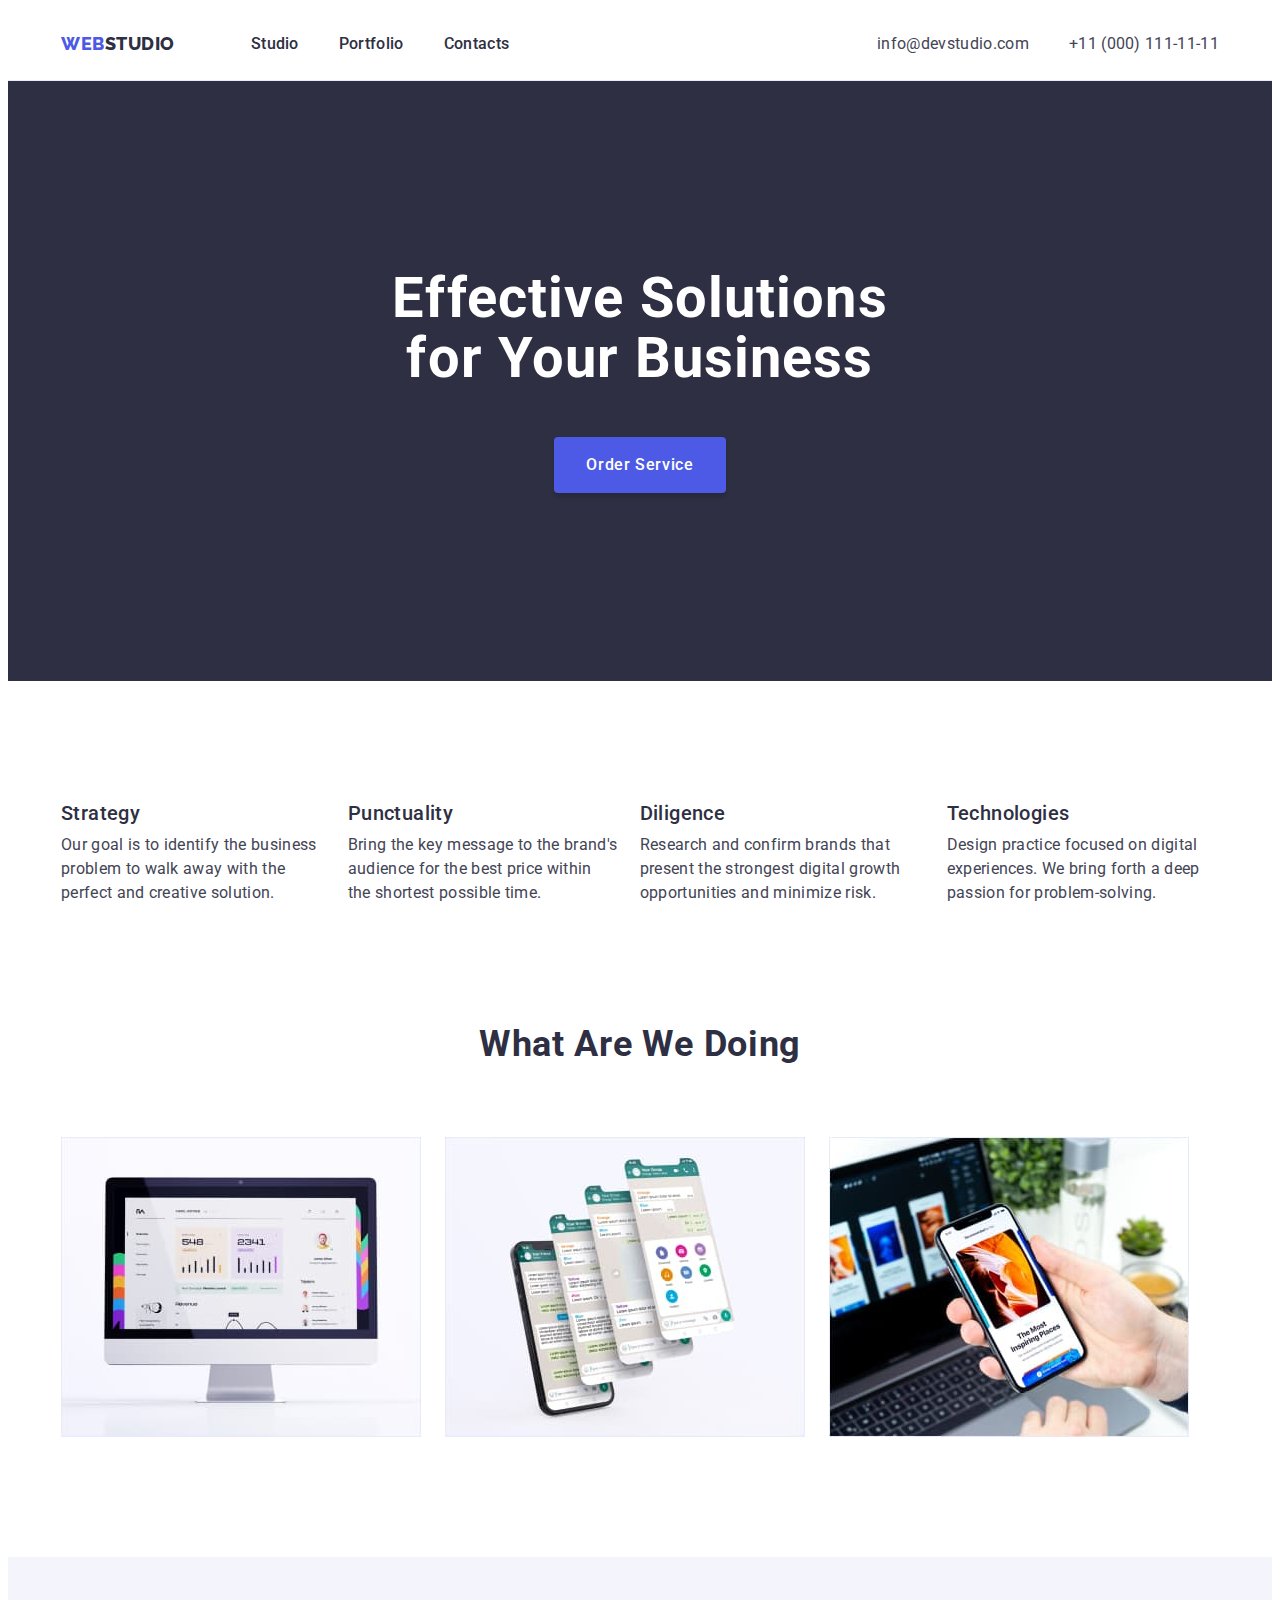
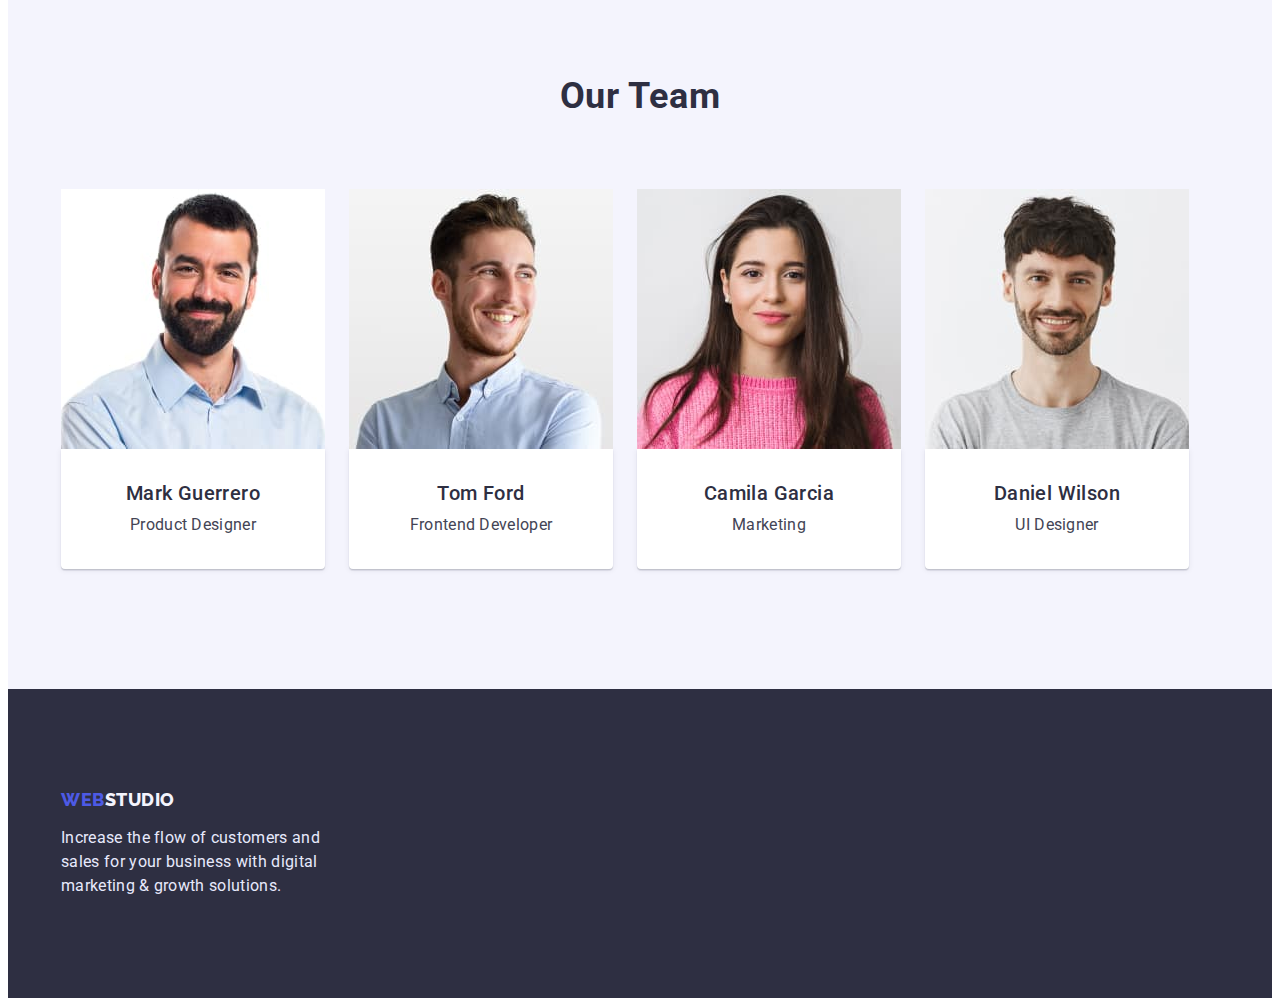
<file: index.html>
<!DOCTYPE html>
<html lang="en">
  <head>
    <meta charset="UTF-8" />
    <meta http-equiv="X-UA-Compatible" content="IE=edge" />
    <meta name="viewport" content="width=device-width, initial-scale=1.0" />
    <title>Студія</title>
    <link rel="preconnect" href="https://fonts.googleapis.com" />
    <link rel="preconnect" href="https://fonts.gstatic.com" crossorigin />
    <link
      href="https://fonts.googleapis.com/css2?family=Raleway:wght@700;800&family=Roboto:wght@400;500;700;900&display=swap"
      rel="stylesheet"
    />
    <link
      rel="stylesheet"
      href="https://cdnjs.cloudflare.com/ajax/libs/modern-normalize/1.1.0/modern-normalize.min.css"
      integrity="sha512-wpPYUAdjBVSE4KJnH1VR1HeZfpl1ub8YT/NKx4PuQ5NmX2tKuGu6U/JRp5y+Y8XG2tV+wKQpNHVUX03MfMFn9Q=="
      crossorigin="anonymous"
      referrerpolicy="no-referrer"
    />
    <link rel="stylesheet" href="./css/styles.css" />
  </head>
  <body>
    <!-- ----- HEADER --- -->
    <header class="header">
      <div class="container header-container">
        <nav class="header-nav">
          <a href="./index.html" class="header-logo logo link">
            <span class="accent">Web</span>Studio</a
          >
          <ul class="header-list list">
            <li class="header-item">
              <a href="./index.html" class="header-link link">Studio</a>
            </li>
            <li class="header-item">
              <a href="./portfolio.html" class="header-link link">Portfolio</a>
            </li>
            <li class="header-item">
              <a href="" class="header-link link">Contacts</a>
            </li>
          </ul>
        </nav>
        <address class="address">
          <ul class="address-contact list">
            <li class="address-item">
              <a href="mailto:info@devstudio.com" class="address-link link"
                >info@devstudio.com</a
              >
            </li>
            <li class="address-item">
              <a href="tel:+110001111111" class="address-link link"
                >+11 (000) 111-11-11</a
              >
            </li>
          </ul>
        </address>
      </div>
    </header>
    <main>
      <!-- ----- HERO --- -->
      <section class="hero">
        <div class="hero-container container">
          <h1 class="hero-header">Effective Solutions for Your Business</h1>
          <button type="button" class="mdl-button button">Order Service</button>
        </div>
      </section>
      <!-------OUR VALUES --- -->
      <section class="values">
        <div class="container">
          <h2 class="visually-hidden">Our values</h2>
          <ul class="values-list list">
            <li class="value-items">
              <h3 class="value-item item">Strategy</h3>
              <p class="values-descr subtitle">
                Our goal is to identify the business problem to walk away with
                the perfect and creative solution.
              </p>
            </li>
            <li class="values-items">
              <h3 class="value-item item">Punctuality</h3>
              <p class="values-descr subtitle">
                Bring the key message to the brand's audience for the best price
                within the shortest possible time.
              </p>
            </li>
            <li class="values-items">
              <h3 class="value-item item">Diligence</h3>
              <p class="values-descr subtitle">
                Research and confirm brands that present the strongest digital
                growth opportunities and minimize risk.
              </p>
            </li>
            <li class="values-items">
              <h3 class="value-item item">Technologies</h3>
              <p class="values-descr subtitle">
                Design practice focused on digital experiences. We bring forth a
                deep passion for problem-solving.
              </p>
            </li>
          </ul>
        </div>
      </section>
      <!-- ----OCCUPATION  --- -->
      <section class="occupation section">
        <div class="container">
          <h2 class="occupation-header section-header">What are we doing</h2>
          <ul class="occupation-list list">
            <li class="occupation-item">
              <img
                src="./images/galery-1.jpg"
                alt="computer"
                width="360"
                height="300"
              />
            </li>
            <li class="occupation-item">
              <img
                src="./images/galery-2.jpg"
                alt="phone app"
                width="360"
                height="300"
              />
            </li>
            <li class="occupation-item">
              <img
                src="./images/galery-3.jpg"
                alt="phone and computer"
                width="360"
                height="300"
              />
            </li>
          </ul>
        </div>
      </section>
      <!-- -----OUR TEAM ----->
      <section class="team section">
        <div class="container">
          <h2 class="team-header section-header">Our Team</h2>
          <ul class="team-list list">
            <li class="team-member">
              <img
                src="./images/team-member-1.jpg"
                alt="A team member Mark Guerrero is smiling"
                width="264"
                height="260"
              />
              <div class="team-member-content">
                <h3 class="team-member-header item">Mark Guerrero</h3>
                <p class="team-member-occupation subtitle">Product Designer</p>
              </div>
            </li>
            <li class="team-member">
              <img
                src="./images/team-member-2.jpg"
                alt="A team member Tom Ford is smiling"
                width="264"
                height="260"
              />
              <div class="team-member-content">
                <h3 class="team-member-header item">Tom Ford</h3>
                <p class="team-member-occupation subtitle">
                  Frontend Developer
                </p>
              </div>
            </li>
            <li class="team-member">
              <img
                src="./images/team-member-3.jpg"
                alt="A team member Camila Garcia is smiling"
                width="264"
                height="260"
              />
              <div class="team-member-content">
                <h3 class="team-member-header item">Camila Garcia</h3>
                <p class="team-member-occupation subtitle">Marketing</p>
              </div>
            </li>
            <li class="team-member">
              <img
                src="./images/team-member-4.jpg"
                alt="A team member Daniel Wilson is smiling"
                width="264"
                height="260"
              />
              <div class="team-member-content">
                <h3 class="team-member-header item">Daniel Wilson</h3>
                <p class="team-member-occupation subtitle">UI Designer</p>
              </div>
            </li>
          </ul>
        </div>
      </section>
    </main>
    <!------FOOTER ------>
    <footer class="footer">
      <div class="container footer-container">
        <a href="./index.html" class="footer-logo logo link"
          ><span class="accent">Web</span>Studio</a
        >
        <p class="footer-descr subtitle">
          Increase the flow of customers and sales for your business with
          digital marketing & growth solutions.
        </p>
      </div>
    </footer>
  </body>
</html>
</file>
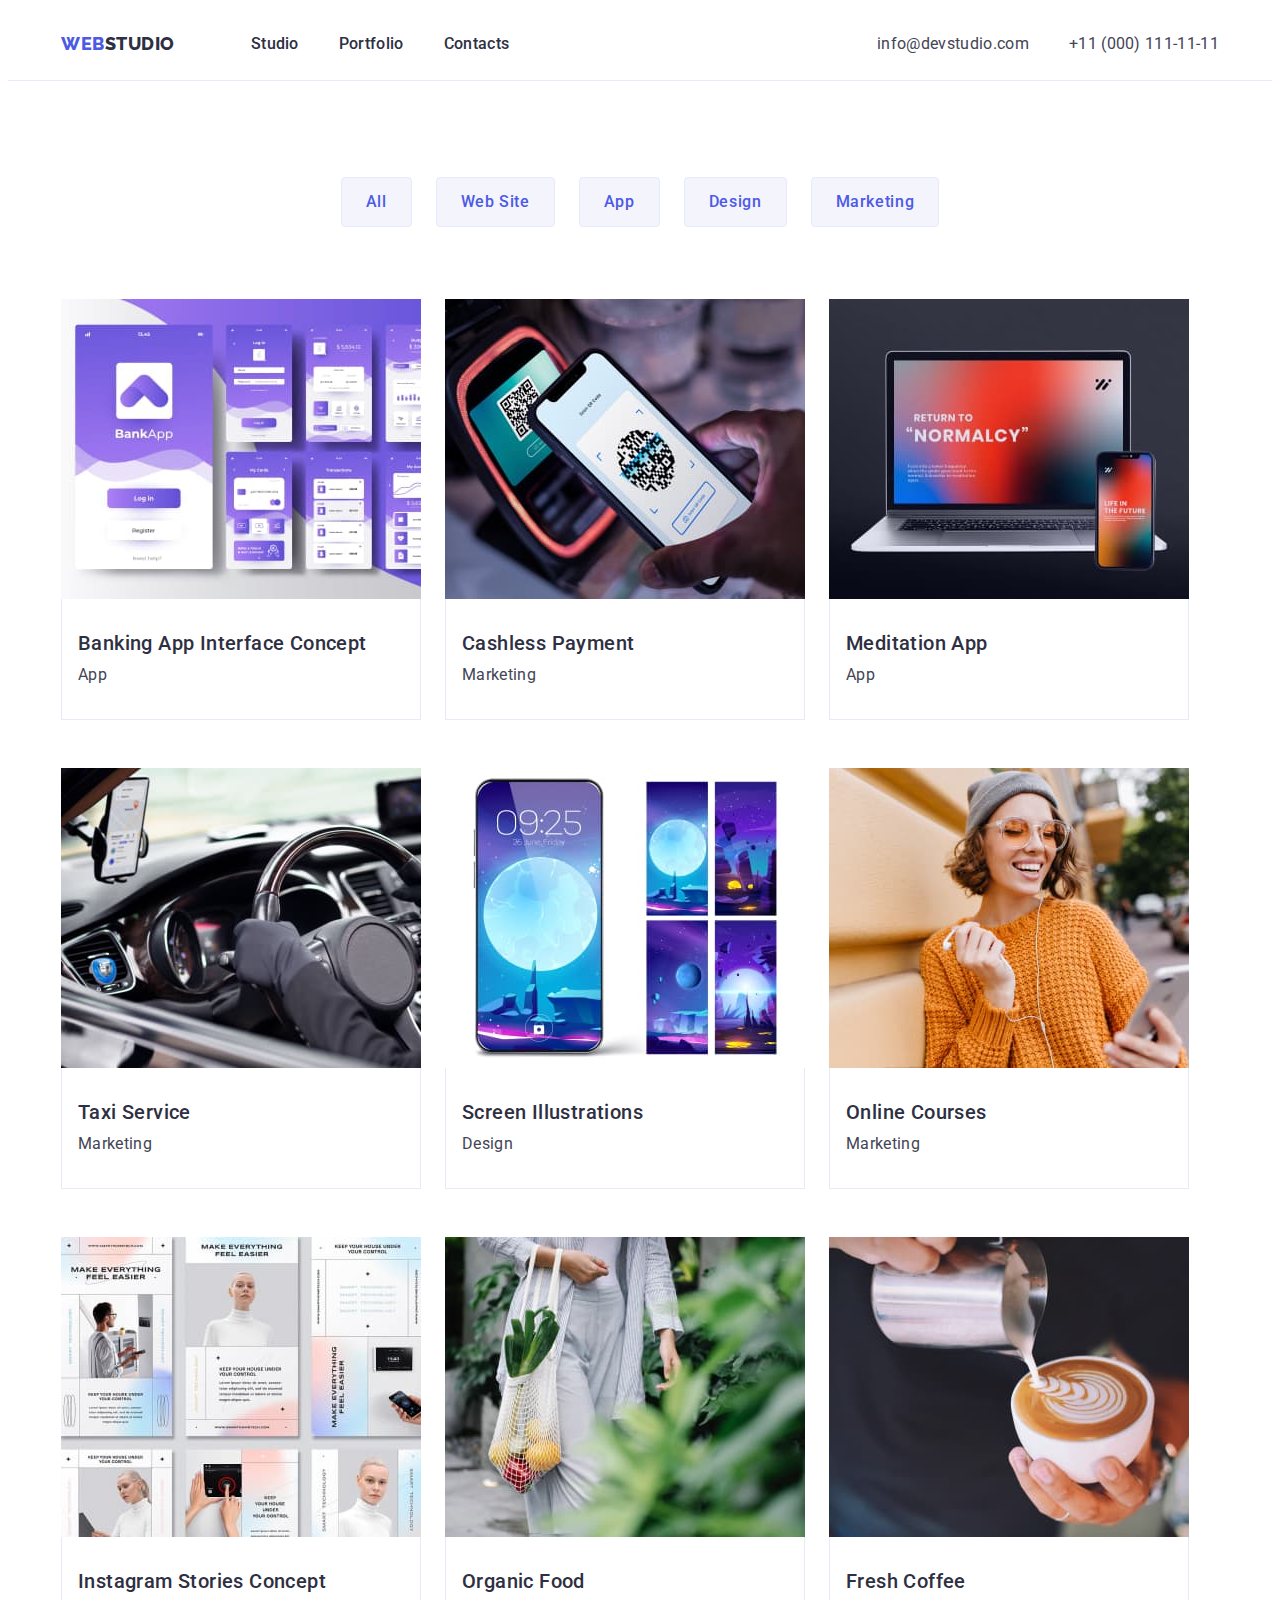
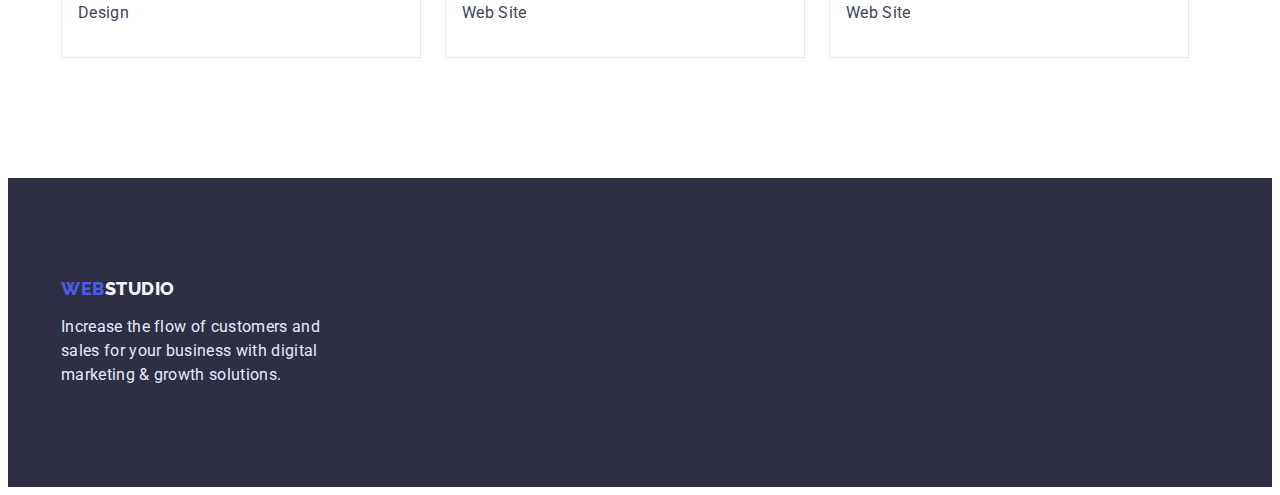
<file: portfolio.html>
<!DOCTYPE html>
<html lang="en">
  <head>
    <meta charset="UTF-8" />
    <meta http-equiv="X-UA-Compatible" content="IE=edge" />
    <meta name="viewport" content="width=device-width, initial-scale=1.0" />
    <title>Портфоліо</title>
    <link rel="preconnect" href="https://fonts.googleapis.com" />
    <link rel="preconnect" href="https://fonts.gstatic.com" crossorigin />
    <link
      href="https://fonts.googleapis.com/css2?family=Raleway:wght@700;800&family=Roboto:wght@400;500;700;900&display=swap"
      rel="stylesheet"
    />
    <link
      rel="stylesheet"
      href="https://cdnjs.cloudflare.com/ajax/libs/modern-normalize/1.1.0/modern-normalize.min.css"
      integrity="sha512-wpPYUAdjBVSE4KJnH1VR1HeZfpl1ub8YT/NKx4PuQ5NmX2tKuGu6U/JRp5y+Y8XG2tV+wKQpNHVUX03MfMFn9Q=="
      crossorigin="anonymous"
      referrerpolicy="no-referrer"
    />
    <link rel="stylesheet" href="./css/styles.css" />
  </head>
  <body>
    <header class="header">
      <div class="container header-container">
        <nav class="header-nav">
          <a href="./index.html" class="header-logo logo link">
            <span class="accent">Web</span>Studio</a
          >
          <ul class="header-list list">
            <li class="header-item">
              <a href="./index.html" class="header-link link">Studio</a>
            </li>
            <li class="header-item">
              <a href="./portfolio.html" class="header-link link">Portfolio</a>
            </li>
            <li class="header-item">
              <a href="" class="header-link link">Contacts</a>
            </li>
          </ul>
        </nav>
        <address class="address">
          <ul class="address-contact list">
            <li class="address-item">
              <a href="mailto:info@devstudio.com" class="address-link link"
                >info@devstudio.com</a
              >
            </li>
            <li class="address-item">
              <a href="tel:+110001111111" class="address-link link"
                >+11 (000) 111-11-11</a
              >
            </li>
          </ul>
        </address>
      </div>
    </header>
    <main>
      <!--------- PORTFOLIO  -------->
      <section class="portfolio">
        <div class="container">
          <h1 class="visually-hidden">Portfolio</h1>
          <ul class="filter list">
            <li class="filter-item">
              <button class="filter-button button" type="button">All</button>
            </li>
            <li class="filter-item">
              <button class="filter-button button" type="button">
                Web Site
              </button>
            </li>
            <li class="filter-item">
              <button class="filter-button button" type="button">App</button>
            </li>
            <li class="filter-item">
              <button class="filter-button button" type="button">Design</button>
            </li>
            <li class="filter-item">
              <button class="filter-button button" type="button">
                Marketing
              </button>
            </li>
          </ul>
          <ul class="project-items list">
            <li class="project-item">
              <a href="" class="link"
                ><img
                  src="./images/project-1.jpg"
                  alt="A banking app purple interface"
                  width="360"
                  height="300"
                />
                <div class="project-content">
                  <h2 class="project-title item">
                    Banking App Interface Concept
                  </h2>
                  <p class="project-subtitle subtitle">App</p>
                </div>
              </a>
            </li>
            <li class="project-item">
              <a href="" class="link"
                ><img
                  src="./images/project-2.jpg"
                  alt="Phone and payment terminal"
                  width="360"
                  height="300"
                />
                <div class="project-content">
                  <h2 class="project-title item">Cashless Payment</h2>
                  <p class="project-subtitle subtitle">Marketing</p>
                </div>
              </a>
            </li>
            <li class="project-item">
              <a href="" class="link"
                ><img
                  src="./images/project-3.jpg"
                  alt="A computer with a phone"
                  width="360"
                  height="300"
                />
                <div class="project-content">
                  <h2 class="project-title item">Meditation App</h2>
                  <p class="project-subtitle subtitle">App</p>
                </div>
              </a>
            </li>
            <li class="project-item">
              <a href="" class="link"
                ><img
                  src="./images/project-4.jpg"
                  alt="Steering wheel"
                  width="360"
                  height="300"
                />
                <div class="project-content">
                  <h2 class="project-title item">Taxi Service</h2>
                  <p class="project-subtitle subtitle">Marketing</p>
                </div>
              </a>
            </li>
            <li class="project-item">
              <a href="" class="link"
                ><img
                  src="./images/project-5.jpg"
                  alt="Phone screen illustrations"
                  width="360"
                  height="300"
                />
                <div class="project-content">
                  <h2 class="project-title item">Screen Illustrations</h2>
                  <p class="project-subtitle subtitle">Design</p>
                </div>
              </a>
            </li>
            <li class="project-item">
              <a href="" class="link"
                ><img
                  src="./images/project-6.jpg"
                  alt="A smiley girl wirh her phone"
                  width="360"
                  height="300"
                />
                <div class="project-content">
                  <h2 class="project-title item">Online Courses</h2>
                  <p class="project-subtitle subtitle">Marketing</p>
                </div>
              </a>
            </li>
            <li class="project-item">
              <a href="" class="link"
                ><img
                  src="./images/project-7.jpg"
                  alt="People illustrate concepts"
                  width="360"
                  height="300"
                />
                <div class="project-content">
                  <h2 class="project-title item">Instagram Stories Concept</h2>
                  <p class="project-subtitle subtitle">Design</p>
                </div>
              </a>
            </li>
            <li class="project-item">
              <a href="" class="link"
                ><img
                  src="./images/project-8.jpg"
                  alt="a person with groceries"
                  width="360"
                  height="300"
                />
                <div class="project-content">
                  <h2 class="project-title item">Organic Food</h2>
                  <p class="project-subtitle subtitle">Web Site</p>
                </div>
              </a>
            </li>
            <li class="project-item">
              <a href="" class="link"
                ><img
                  src="./images/project-9.jpg"
                  alt="Latte making"
                  width="360"
                  height="300"
                />
                <div class="project-content">
                  <h2 class="project-title item">Fresh Coffee</h2>
                  <p class="project-subtitle subtitle">Web Site</p>
                </div>
              </a>
            </li>
          </ul>
        </div>
      </section>
    </main>
    <!------FOOTER ------>
    <footer class="footer">
      <div class="container footer-container">
        <a href="./index.html" class="footer-logo logo link"
          ><span class="accent">Web</span>Studio</a
        >
        <p class="footer-descr subtitle">
          Increase the flow of customers and sales for your business with
          digital marketing & growth solutions.
        </p>
      </div>
    </footer>
  </body>
</html>
</file>
<file: css/styles.css>
:root {
    --primary-text-color: #4D5AE5;
    --secondary-text-color: #2E2F42;
    --tertiary-text-color: #434455;
    --button-bgd-color: #F4F4FD;
    --active-bgd-color: #404BBF;
    --button-border-color: #E7E9FC;
    --typical-background-color: #fff;
}

*::before,
*::after {
    box-sizing: border-box; 
}

body {
    font-family: 'Roboto', sans-serif;
    color: var(--secondary-text-color);
    background-color: var(--typical-background-color);
}

h1,
h2,
h3,
p {
    margin-top: 0;
    margin-bottom: 0;
}

ul {
    margin-top: 0;
    margin-bottom: 0;
    padding-left: 0;
}

button {
    cursor: pointer;
}

img {
    display: block;
    max-width: 100%;
    height: auto;
}

.list {
    list-style: none;
}

.link {
    text-decoration: none;
}

.section-header {
    font-size: 36px;
    line-height: 1.11;
    letter-spacing: 0.02em;
    text-transform: capitalize;
    text-align: center;
    margin-bottom: 72px;
    color: var(--secondary-text-color);
}

.container {
    width: 1158px;
    padding-left: 15px;
    padding-right: 15px;
    margin-left: auto;
    margin-right: auto;
    /* outline: 1px solid tomato;  */
}

.section {
    padding-top: 120px;
    padding-bottom: 120px;
}

.visually-hidden {
    position: absolute;
    width: 1px;
    height: 1px;
    margin: -1px;
    border: 0;
    padding: 0;
    white-space: nowrap;
    clip-path: inset(100%);
    clip: rect(0 0 0 0);
    overflow: hidden;
}

.subtitle {
    font-weight: 400;
    font-size: 16px;
    line-height: 1.5;
    letter-spacing: 0.02em;
}

.item {
    font-weight: 500;
    font-size: 20px;
    line-height: 1.2;
    letter-spacing: 0.02em;
    color: var(--secondary-text-color);
}

.button {
    font-family: inherit;
    font-weight: 500;
    font-size: 16px;
    line-height: 1.5;
    letter-spacing: 0.04em;
    border-radius: 4px;
    cursor: pointer;
    border: 1px solid var(--button-border-color);
    background-color: transparent;
}

.logo {
    font-family: 'Raleway', sans-serif;
    font-weight: 800;
    font-size: 18px;
    letter-spacing: 0.03em;
    text-transform: uppercase;
}

/* ======= HEADER ============ */

.header {
    border-bottom: 1px solid var(--button-border-color);
    background-color: var(--typical-background-color);
}

.header-container {
    display: flex;
    align-items: center; 
}

.header-nav {
    display: flex;
    align-items: center;
}

.header-list {
    display: flex;
    align-items: center;
}

.header-logo {
    line-height: 1.33;
    color: var(--secondary-text-color);
    margin-right: 76px;
    padding-top: 24px;
    padding-bottom: 24px;
}

.accent {
    color: var(--primary-text-color);
}

.header-item:not(:last-child) {
    margin-right: 40px;
}

.header-link {
    font-weight: 500;
    font-size: 16px;
    line-height: 1.5;
    letter-spacing: 0.02em;
    padding-top: 24px;
    padding-bottom: 24px;
    text-transform: capitalize;
    color: var(--secondary-text-color);
    cursor: pointer;
}

.header-link:hover,
.header-link:focus {
    color: var(--primary-text-color);  
}
.address {
    padding-top: 24px;
    padding-bottom: 24px;
    margin-left: auto;
}

.address-contact {
    display: flex;
    align-items: center;
}

.address-item {
}

.address-link {
    font-style: normal;
    font-weight: 400;
    font-size: 16px;
    line-height: 1.5;
    letter-spacing: 0.02em;
    padding-top: 24px;
    padding-bottom: 24px;
    color: var(--tertiary-text-color);
    margin-left: 40px;
}

.address-link:hover,
.address-link:focus {
    color: var(--primary-text-color);
}

/* ========= HERO ========*/
 .hero { 
    display: flex;
    text-align: center;
    padding-top: 188px;
    padding-bottom: 188px;
    background-color: var(--secondary-text-color); 
}

.hero-container {
    max-width: 1440px;
    margin-left: auto;
    margin-right: auto;
}

.hero-header {
    text-align:center;
    max-width: 507px; 
    margin: 0 auto 48px;
    font-weight: 700;
    font-size: 56px;
    line-height: 1.07;
    letter-spacing: 0.02em;
    color: #fff;
}

.mdl-button {
    min-width: 169px;
    padding: 16px 32px;
    color: #fff;
    background-color: var(--primary-text-color);
    box-shadow: 0px 4px 4px rgba(0, 0, 0, 0.15);
    border: 1px  var(--button-border-color);
}

.mdl-button:hover,
.mdl-button:focus {
    color: var(--primary-text-color);
    background-color: var(--button-bgd-color);
}

/* ======== VALUES ========== */

.values {
    padding-top: 120px;
    background-color: var(--typical-background-color);
}

.values-list {
    display: flex; 
    align-items: center;
    gap: 22px;
}

.value-items {
}

.value-item {
    margin-bottom: 8px;
}

.values-descr {  
    color: var(--tertiary-text-color);
}

/* =======OCCUPATION ====== */
.occupation {
    background-color: var(--typical-background-color);
}

.occupation-header {
}

.occupation-list {
    display: flex;
    flex-wrap: wrap;
    gap: 24px;
    flex-basis: calc((100% - 48) / 3);
}

.occupation-item {
    cursor: pointer;
}

/* =========== OUR TEAM =========== */

.team {
    background-color: var(--button-bgd-color);
}

.team-header {
}

.team-list {
    display: flex;
    flex-wrap: wrap;
    gap: 24px;
    flex-basis: calc((100% - 3 * 24) / 4);
}

.team-member {
    cursor: pointer;
}

.team-member-content {
    text-align: center;
    padding-top: 32px;
    padding-bottom: 32px;
    padding-right: 16px;
    padding-left: 16px;
    box-shadow: 0px 1px 6px rgba(46, 47, 66, 0.08), 0px 1px 1px rgba(46, 47, 66, 0.16), 0px 2px 1px rgba(46, 47, 66, 0.08);
    border-radius: 0px 0px 4px 4px;
    background-color: var(--typical-background-color);
}

.team-member-header {
    margin-bottom: 8px;
}

.team-member-occupation {
    color: #434455;
}

/* ------- 2nd PAGE -------- */
/* -------- FILTERS -------- */

.portfolio {
    padding-top: 96px;
    padding-bottom: 120px;
    background-color: var(--typical-background-color);
}

.filter {
    display: flex;
    flex-wrap: wrap;
    justify-content: center;
    column-gap: 24px;
    margin-bottom: 72px;
}

.filter-item {
}

.filter-button {
    padding: 12px 24px;
    color: var(--primary-text-color);
    background: var(--button-bgd-color);
    background-color: var(--button-bgd-color);
}

.filter-button:hover,
.filter-button:focus {
    color: #fff;
    background-color: var(--active-bgd-color);
}

.project-items {
    display: flex;
    flex-wrap: wrap;
    column-gap: 24px;
    row-gap: 48px;
    flex-basis: calc((100%-2*24) / 3);
}

.project-item {
}

.project-content {
    padding: 32px 16px;
    background-color: var(--typical-background-color);
    border: 1px solid #E7E9FC;
    border-top: none;
}

.project-title {
    margin-bottom: 8px;
}

.project-subtitle {
    color: var(--tertiary-text-color);
}

    /* ------FOOTER ------*/

.footer {
    padding-top: 100px;
    padding-bottom: 100px;
    background-color: var(--secondary-text-color);
}

.footer-container {
    display: flex;
    flex-wrap: wrap;
    flex-direction: column;
    
}
.footer-logo {
    line-height: 1.17;
    color: var(--button-bgd-color);
    margin-bottom: 16px;

}
.footer-descr {
    line-height: 1.5;
    max-width: 264px;
    color: var(--button-border-color);
}
</file>
